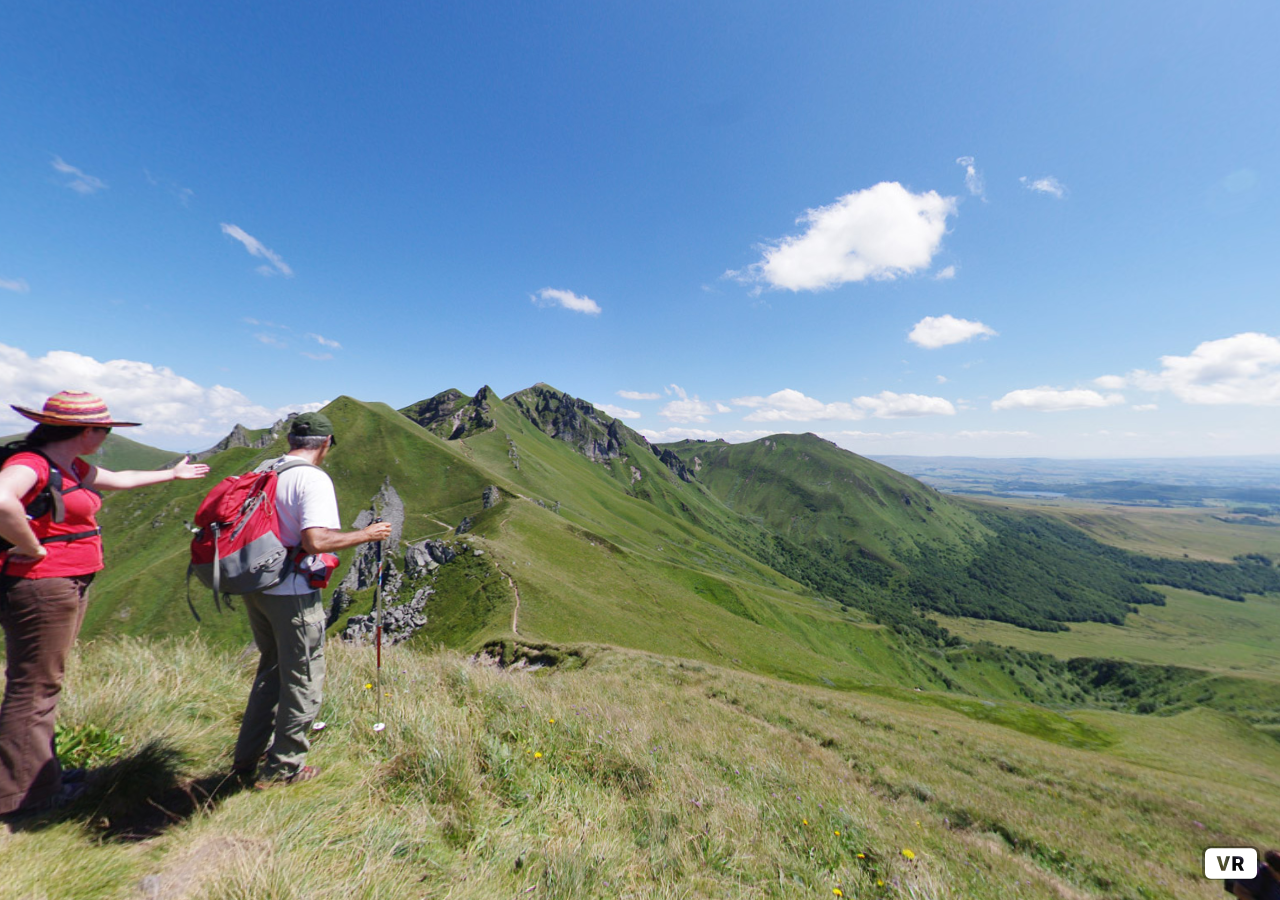
<file: sk-web-360-image/index.html>
<!DOCTYPE html>
<html>
  <head>
    <title>sk-web-360-image</title>

    <meta charset="utf-8">
    <meta name="apple-mobile-web-app-capable" content="yes">
  	<meta name="viewport" content="width=device-width, initial-scale=1.0, maximum-scale=1.0, user-scalable=no" />

    <script src="js/aframe.min.js"></script>
  </head>
  <body>
    <a-scene>
      <a-entity camera look-controls="reverseMouseDrag: true"></a-entity>
      <a-sky src="images/image360.jpg" rotation="0 -130 0"></a-sky>
    </a-scene>
  </body>
</html>
</file>
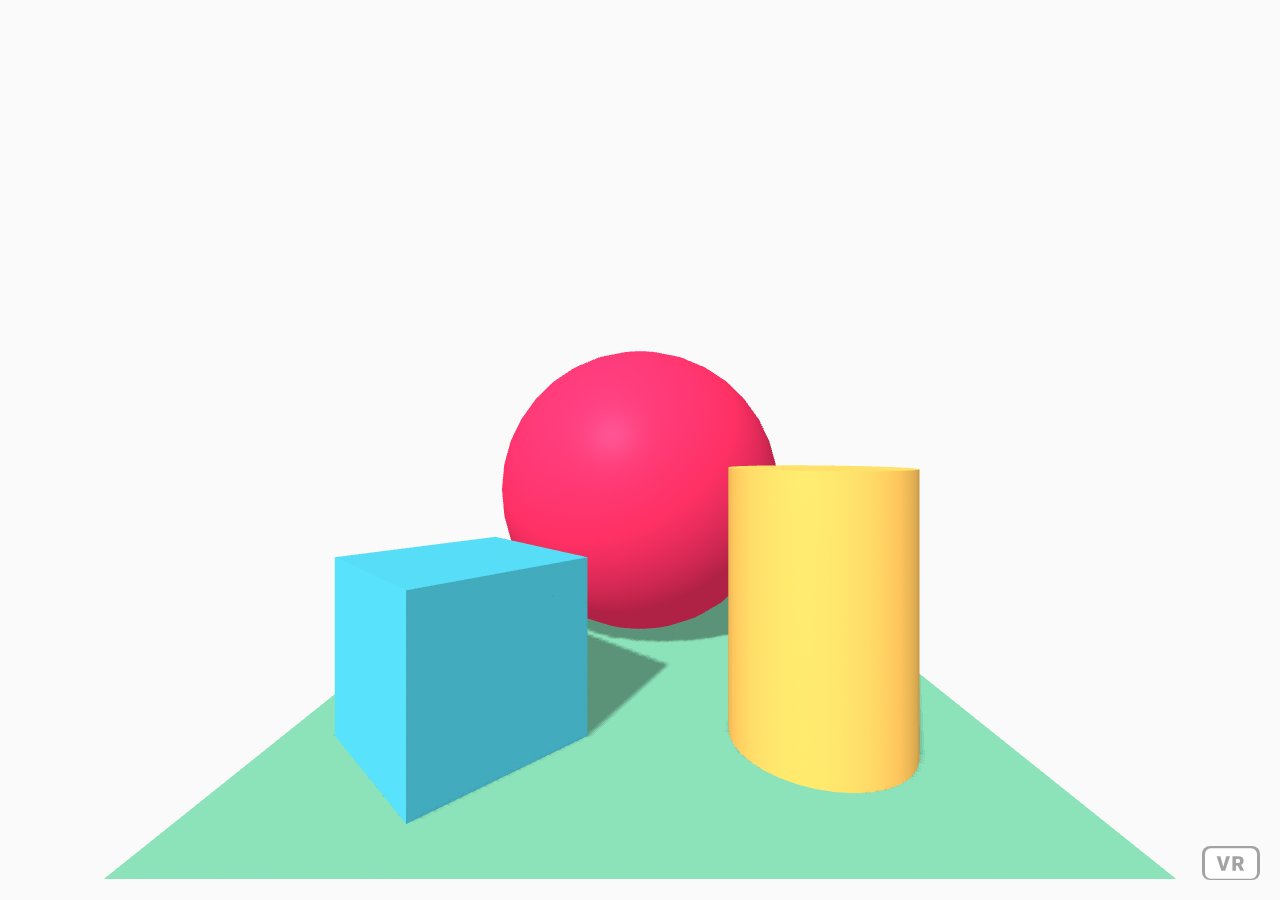
<file: sk-web-3D/index.html>
<!DOCTYPE html>
<html>
  <head>
    <title>sk-web-3D</title>

    <meta charset="utf-8">
    <meta name="apple-mobile-web-app-capable" content="yes">
  	<meta name="viewport" content="width=device-width, initial-scale=1.0, maximum-scale=1.0, user-scalable=no" />

    <script src="js/aframe.min.js"></script>
  </head>
  <body>
    <a-scene background="color: #FAFAFA">
      <a-box position="-1 0.5 -3" rotation="0 45 0" color="#4CC3D9" shadow></a-box>
      <a-sphere position="0 1.25 -5" radius="1.25" color="#EF2D5E" shadow></a-sphere>
      <a-cylinder position="1 0.75 -3" radius="0.5" height="1.5" color="#FFC65D" shadow></a-cylinder>
      <a-plane position="0 0 -4" rotation="-90 0 0" width="4" height="4" color="#7BC8A4" shadow></a-plane>
    </a-scene>
  </body>
</html>
</file>
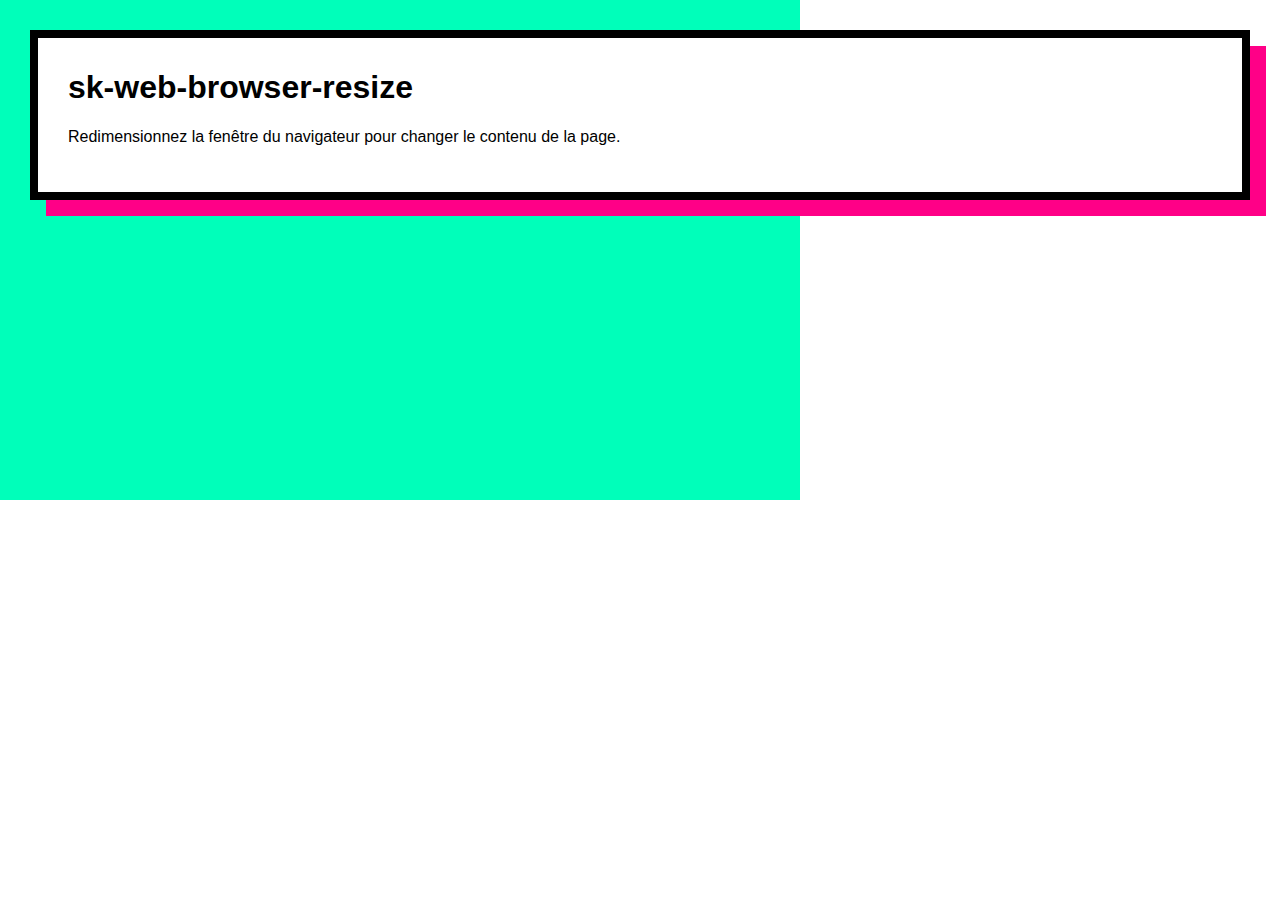
<file: sk-web-browser-resize/index.html>
<!DOCTYPE html>
<html class="no-js" lang="fr">
<head>
	<title>sk-web-browser-resize</title>

	<meta charset="utf-8">
	<meta name="viewport" content="width=device-width, initial-scale=1.0, maximum-scale=1.0, user-scalable=no" />
	<meta name="apple-mobile-web-app-capable" content="yes">

	<link rel="stylesheet" href="css/normalize.css" type="text/css">
	<link rel="stylesheet" href="css/style.css" type="text/css">

	<script type="text/javascript" src="js/jquery.min.js"></script>

	<script>
		$(function(){
			$(window).resize(function(){
				onResize();
			});

			onResize();

			function onResize() {

				let width = $(window).width();
				let height = $(window).height();

				if (width < 1000) {
					$('body').addClass('class1');
				} else {
					$('body').removeClass('class1');
				}

				if (width < 800 && height < 500) {
					$('#item').addClass('class2');
				} else {
					$('#item').removeClass('class2');
				}

			}
		});
	</script>
</head>
<body>

	<header id="header">
		<h1>sk-web-browser-resize</h1>
		<p>Redimensionnez la fenêtre du navigateur pour changer le contenu de la page.</p>
	</header>

	<div id="item"></div>

</body>
</html>
</file>
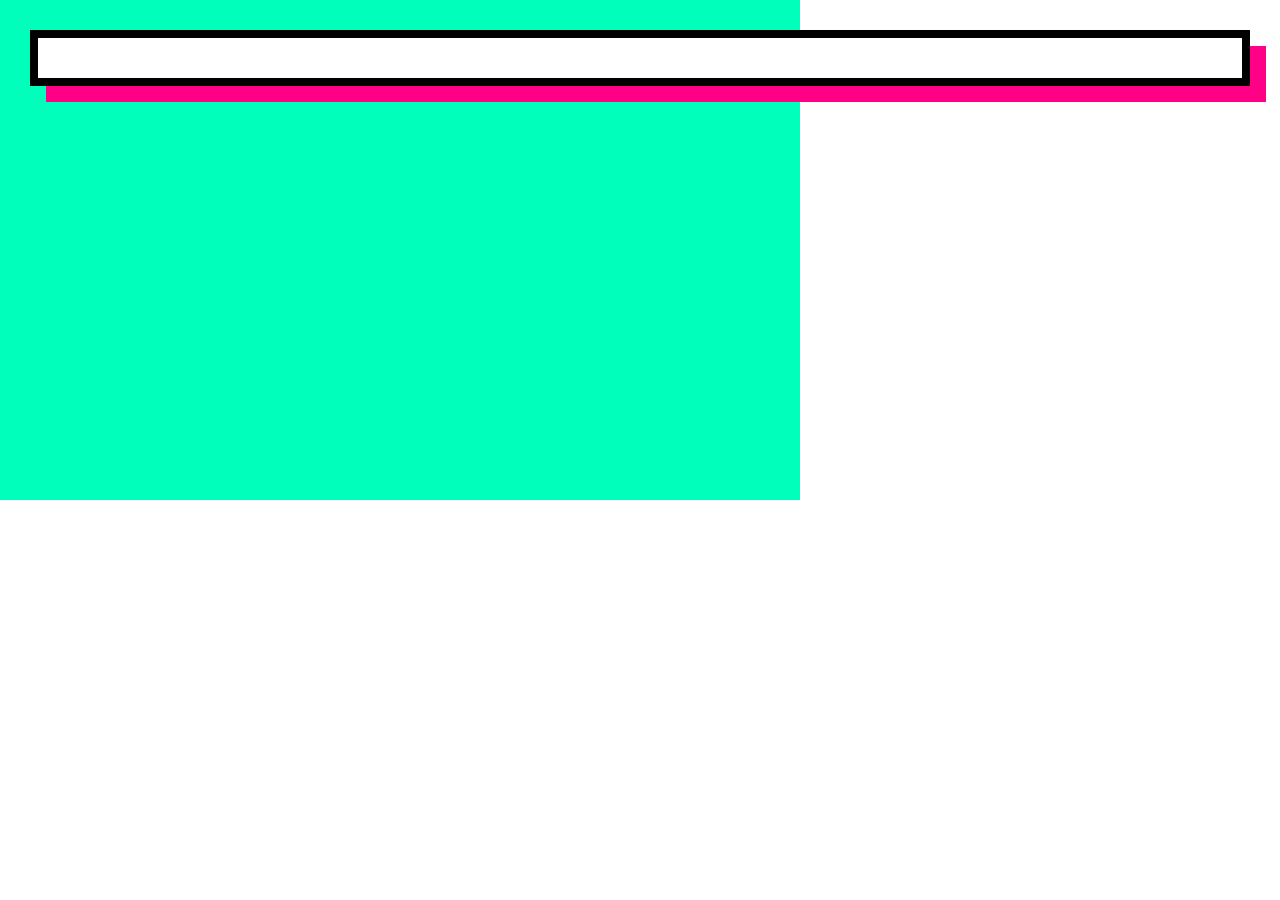
<file: sk-web-device-orientation/index.html>
<!DOCTYPE html>
<html class="no-js" lang="fr">
<head>
	<title>sk-web-device-orientation</title>

	<meta charset="utf-8">
	<meta name="viewport" content="width=device-width, initial-scale=1.0, maximum-scale=1.0, user-scalable=no" />
	<meta name="apple-mobile-web-app-capable" content="yes">

	<link rel="stylesheet" href="css/normalize.css" type="text/css">
	<link rel="stylesheet" href="css/style.css" type="text/css">

	<script type="text/javascript" src="js/jquery.min.js"></script>

	<script>
		$(function(){
			function handleOrientation(event) {
				// Pour comprendre les variables :
				// https://developer.mozilla.org/en-US/docs/Web/Guide/Events/Orientation_and_motion_data_explained
			  var x = event.beta;  // In degree in the range [-180,180]
			  var y = event.gamma; // In degree in the range [-90,90]
			  var z = event.alpha; // In degree in the range [-90,90]

				var absolute = event.absolute;

				$('#header').text(x, y, z, absolute);
			}

			window.addEventListener('deviceorientation', handleOrientation);
		});
	</script>
</head>
<body>

	<header id="header">
		<h1>sk-web-browser-resize</h1>
		<p>Redimensionnez la fenêtre du navigateur pour changer le contenu de la page.</p>
	</header>

	<div id="item"></div>

</body>
</html>
</file>
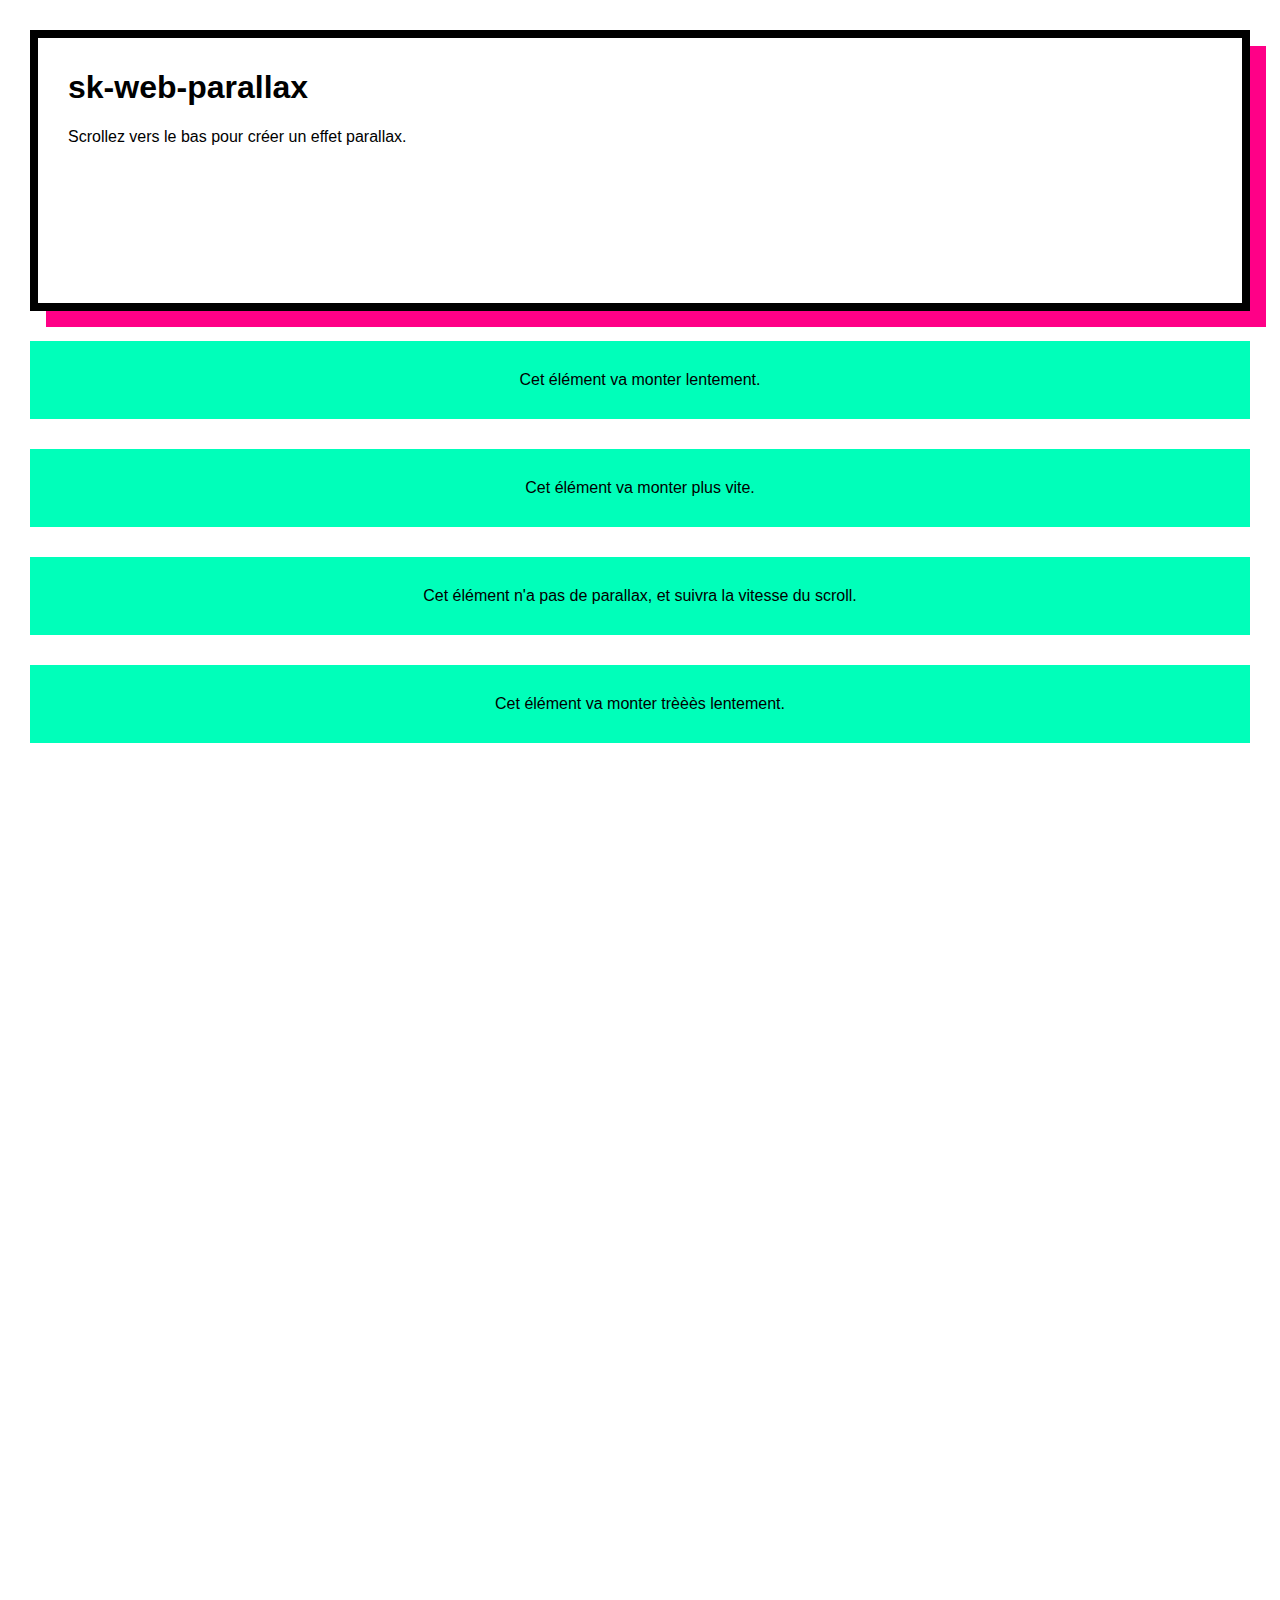
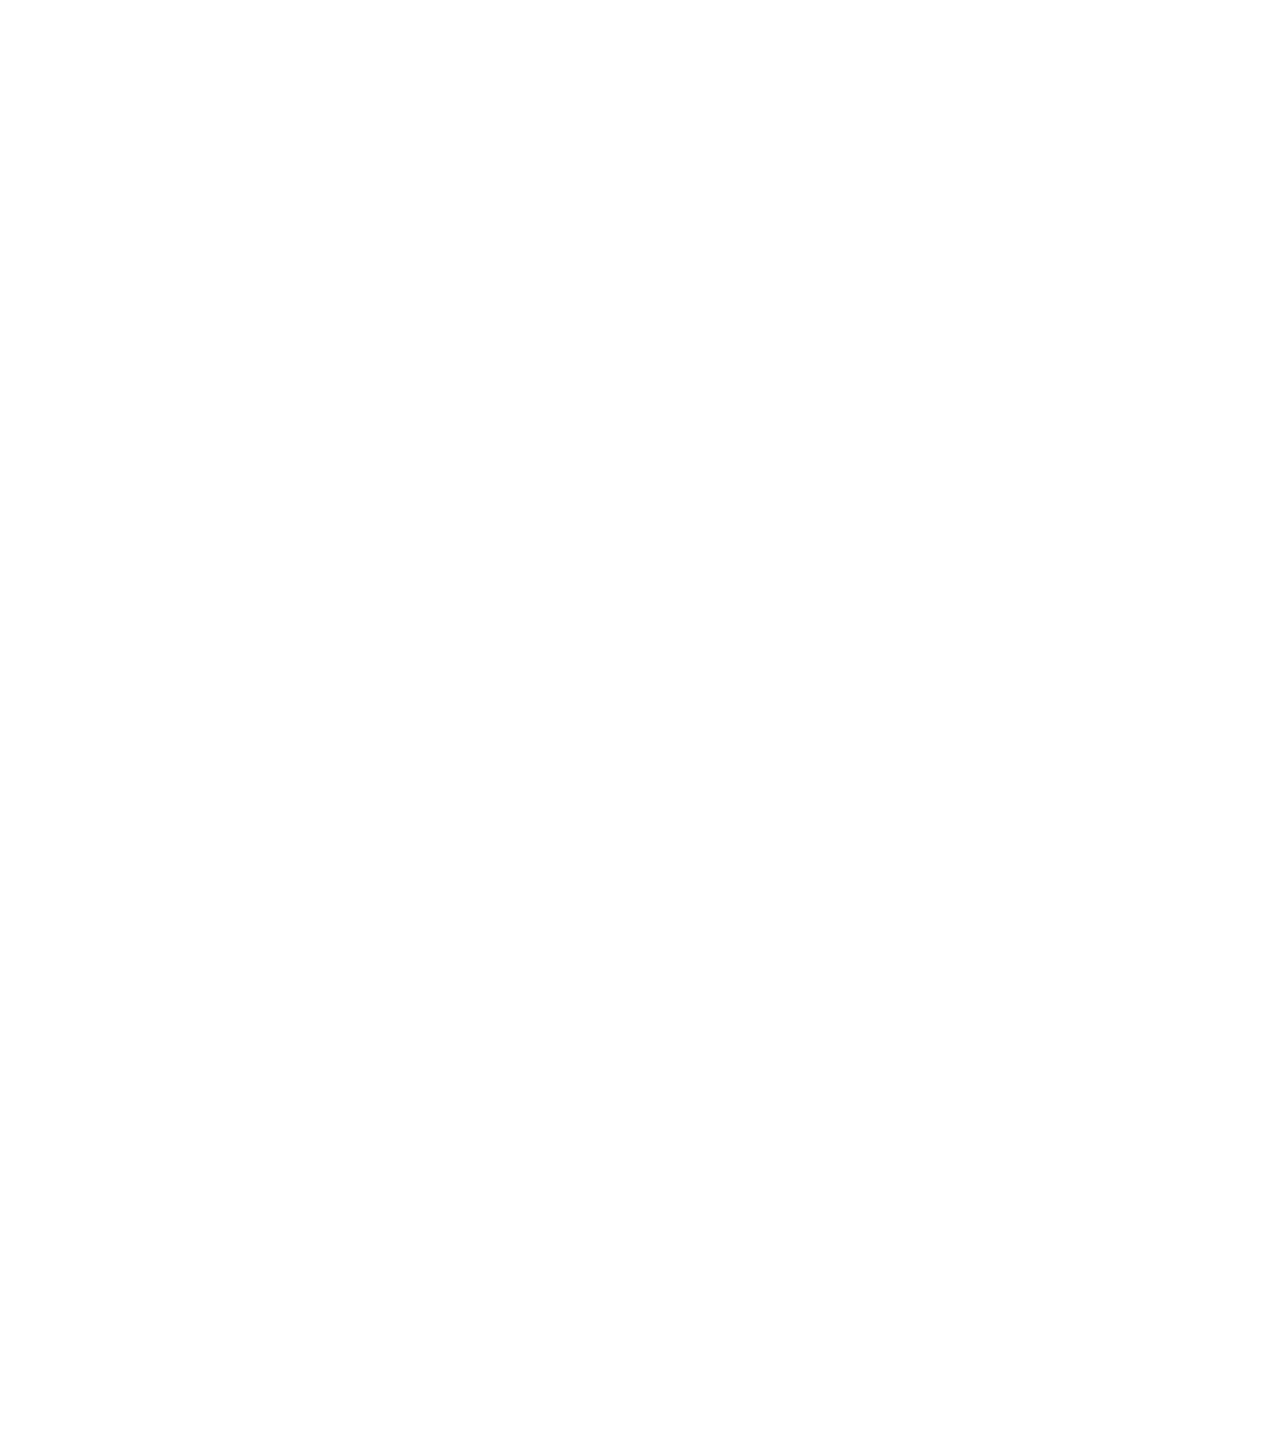
<file: sk-web-parallax/index.html>
<!DOCTYPE html>
<html class="no-js" lang="fr">
<head>
	<title>sk-web-parallax</title>

	<meta charset="utf-8">
	<meta name="viewport" content="width=device-width, initial-scale=1.0, maximum-scale=1.0, user-scalable=no" />
	<meta name="apple-mobile-web-app-capable" content="yes">

	<link rel="stylesheet" href="css/normalize.css" type="text/css">
	<link rel="stylesheet" href="css/style.css" type="text/css">

	<script type="text/javascript" src="js/jquery.min.js"></script>
	<script type="text/javascript" src="js/rellax.min.js"></script>

	<script>
		$(function(){
			var parallax = new Rellax('.parallax');
		});
	</script>
</head>
<body>

	<header id="header">
		<h1>sk-web-parallax</h1>
		<p>Scrollez vers le bas pour créer un effet parallax.</p>
	</header>

	<div class="item parallax">
		Cet élément va monter lentement.
	</div>

	<div class="item parallax" data-rellax-speed="7">
		Cet élément va monter plus vite.
	</div>

	<div class="item">
		Cet élément n'a pas de parallax, et suivra la vitesse du scroll.
	</div>

	<div class="item parallax" data-rellax-speed="-4">
		Cet élément va monter trèèès lentement.
	</div>

</body>
</html>
</file>
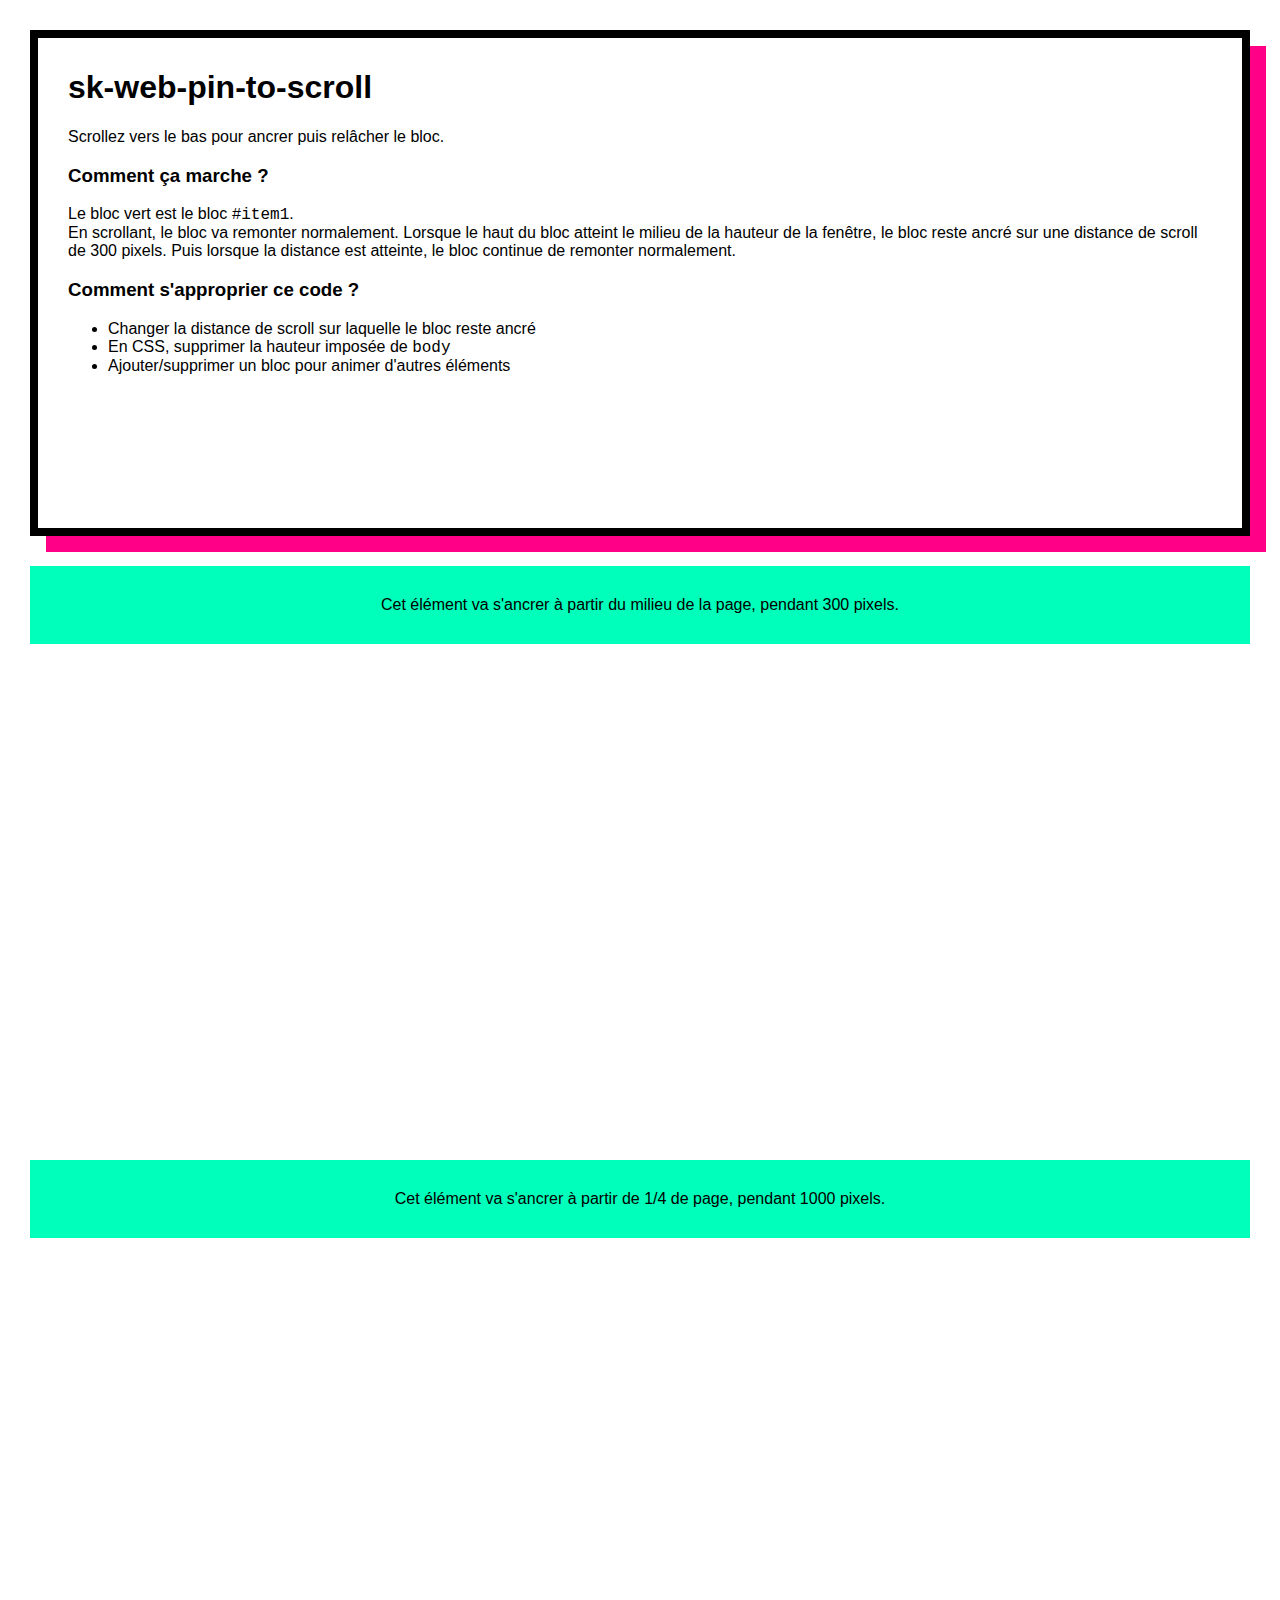
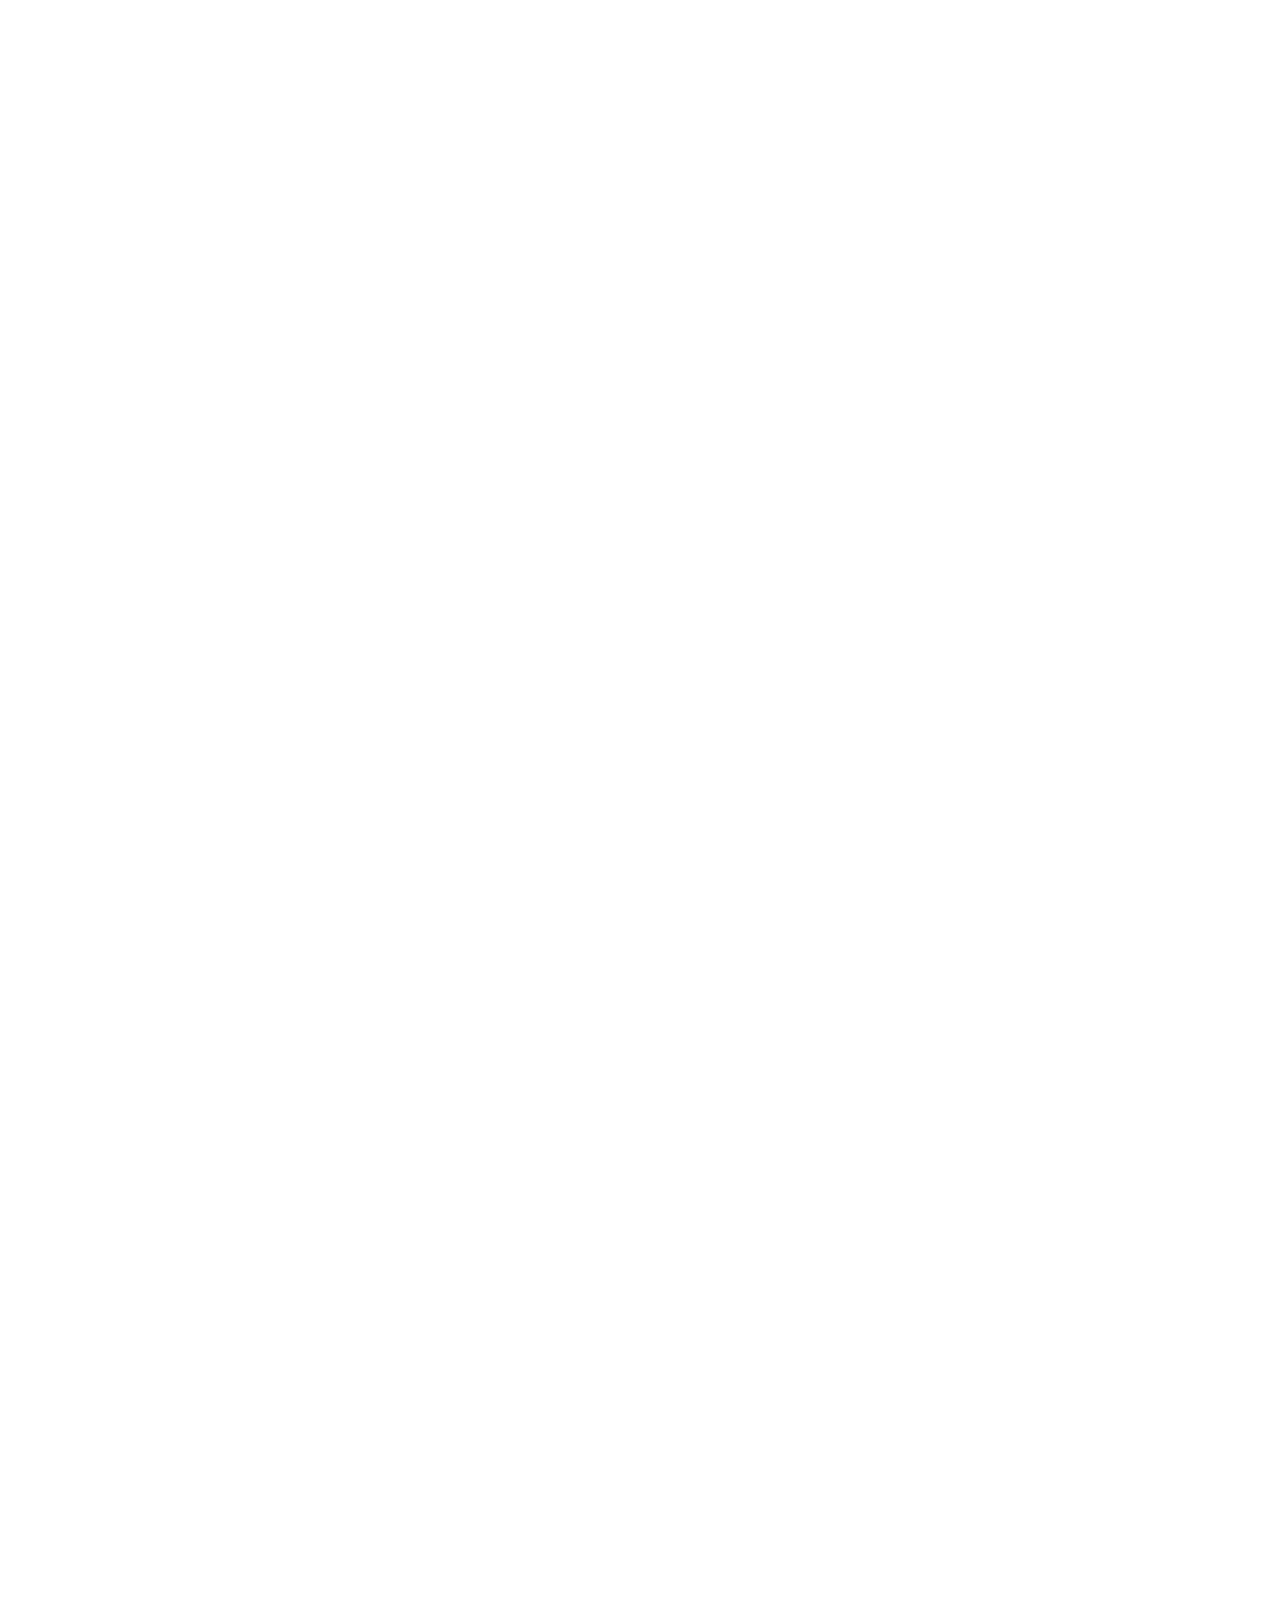
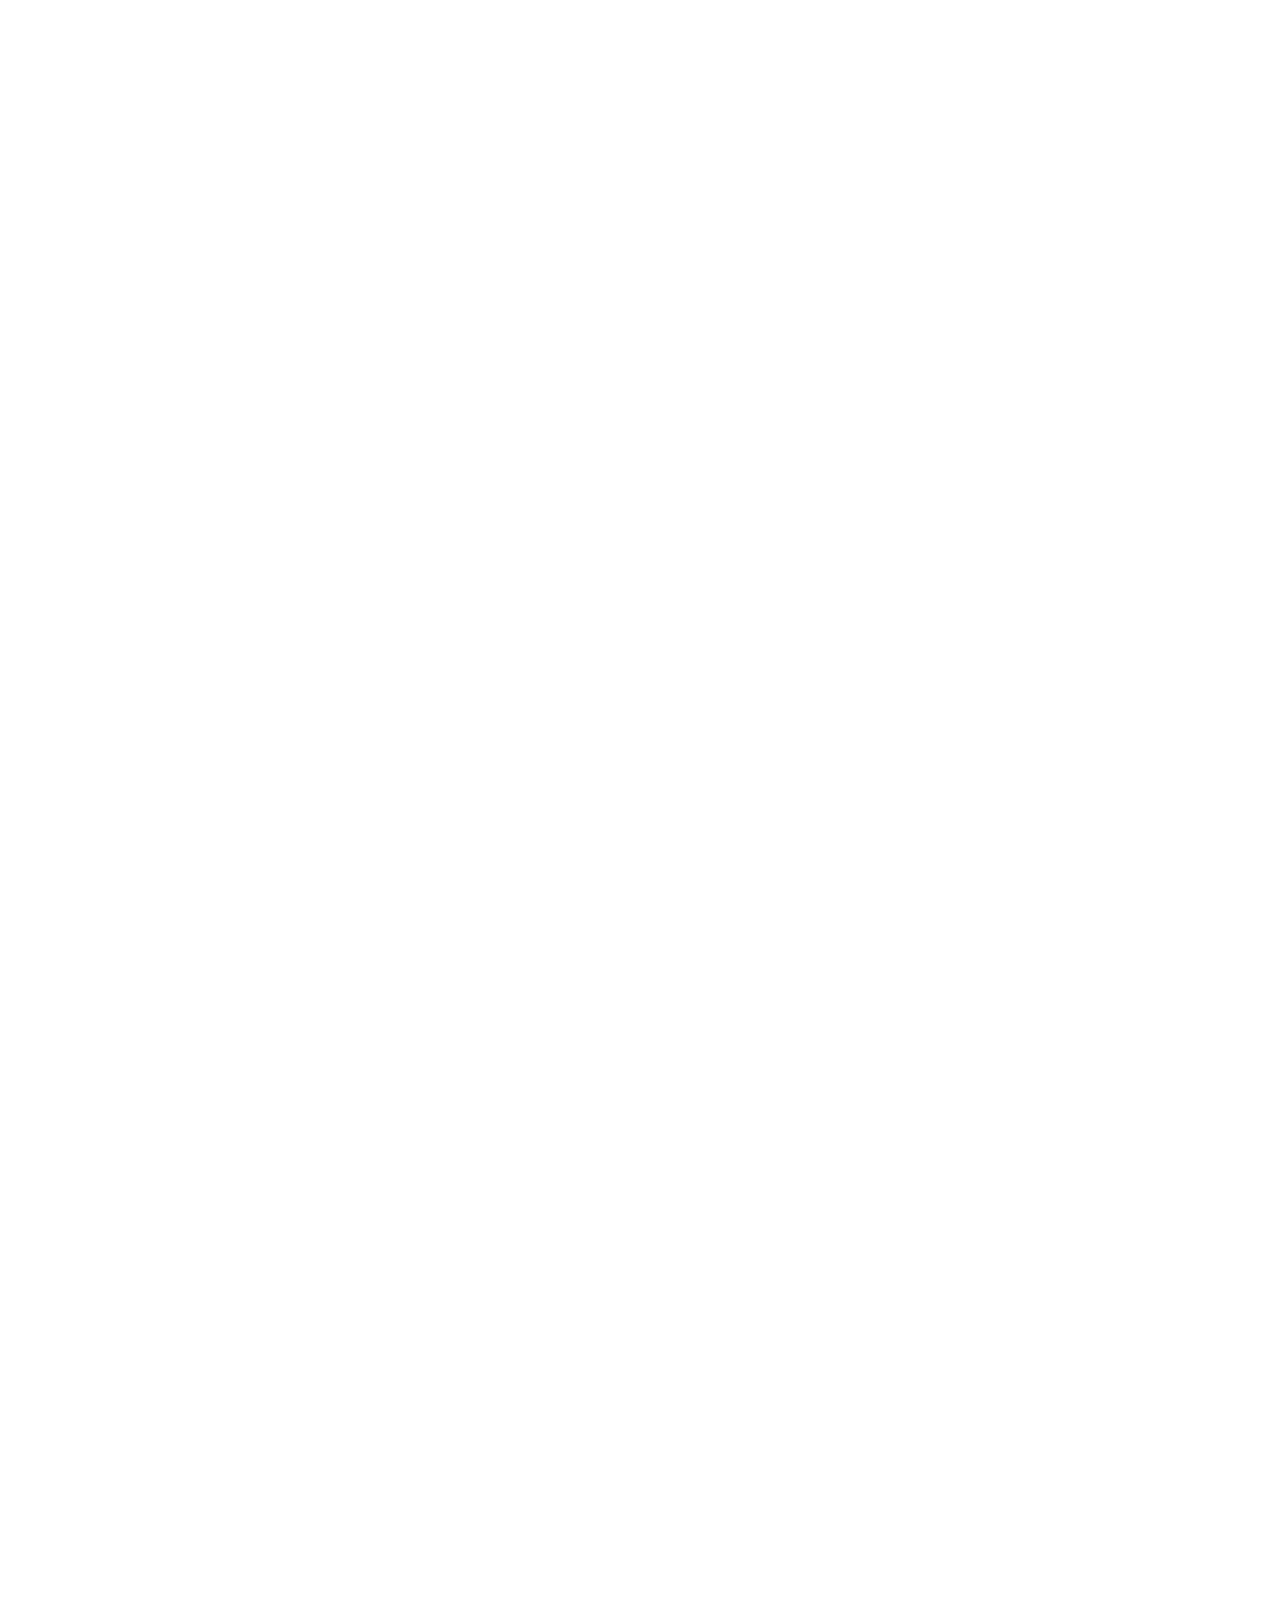
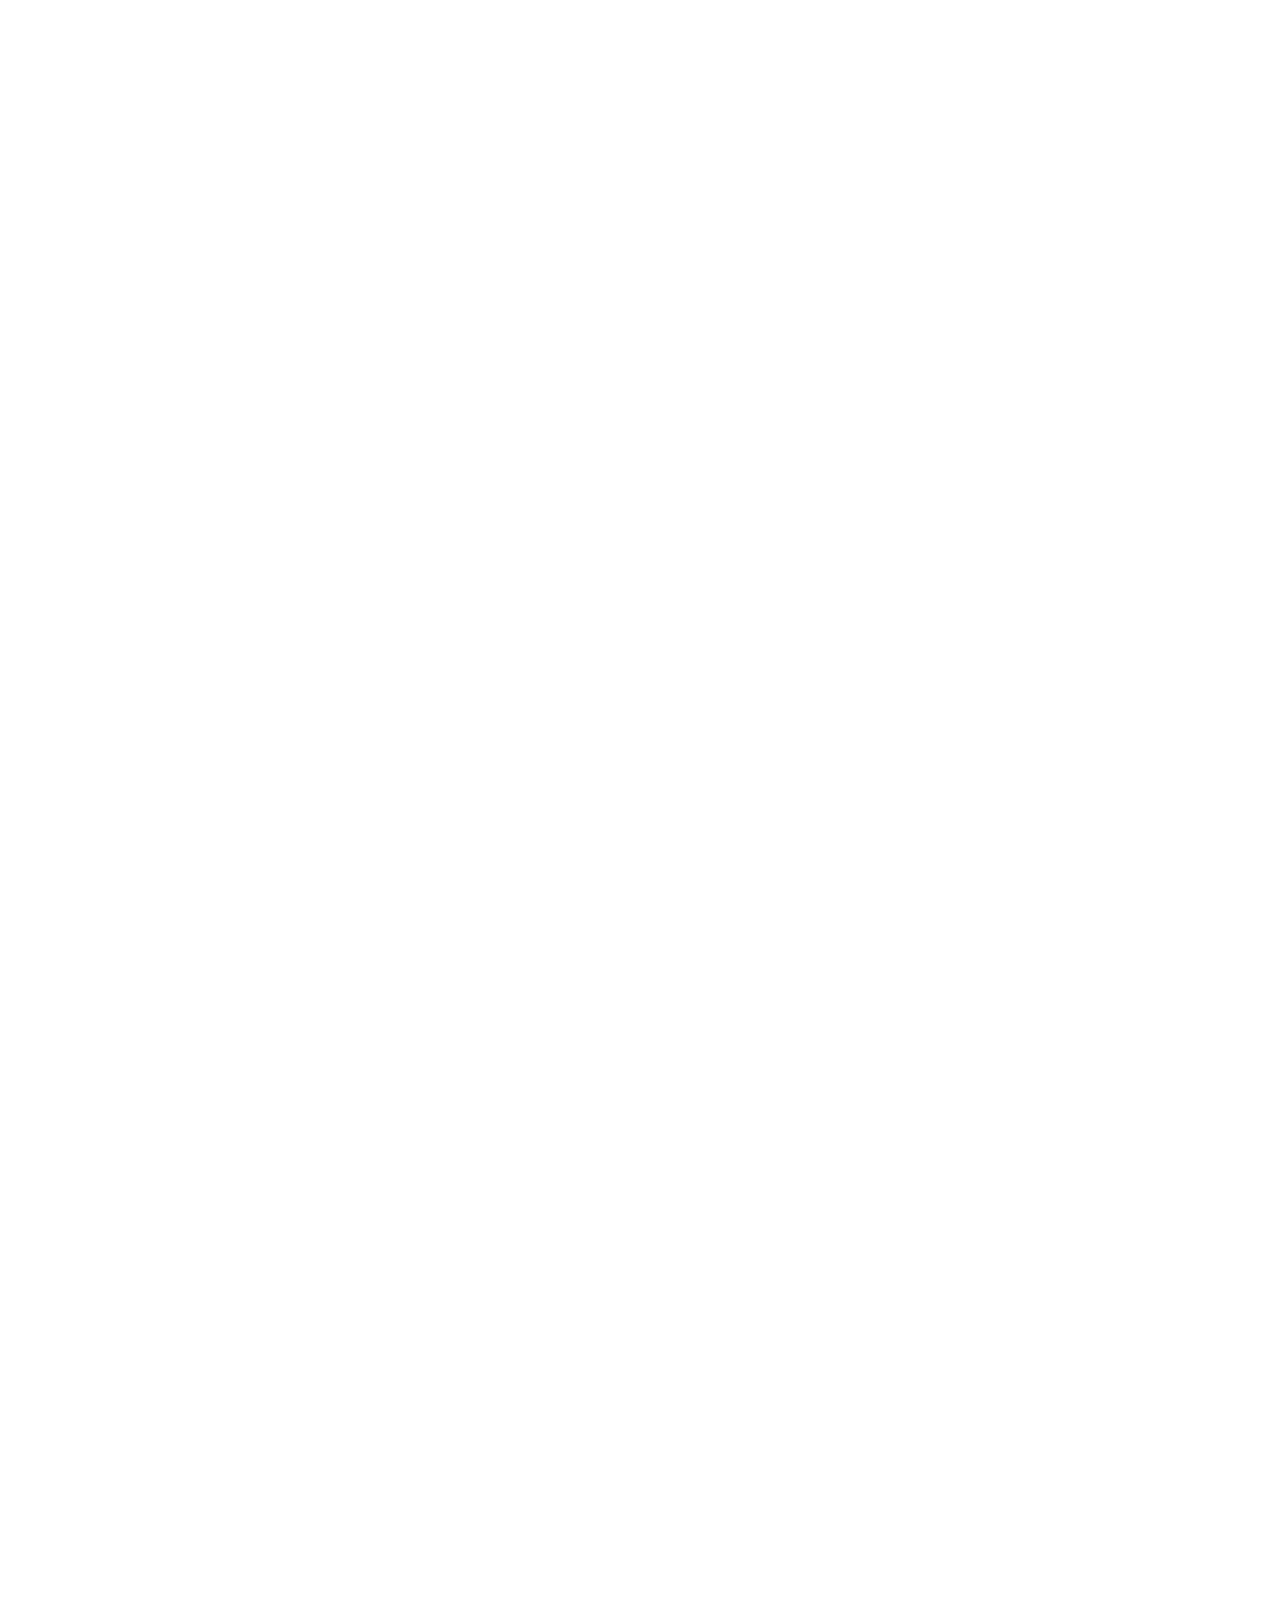
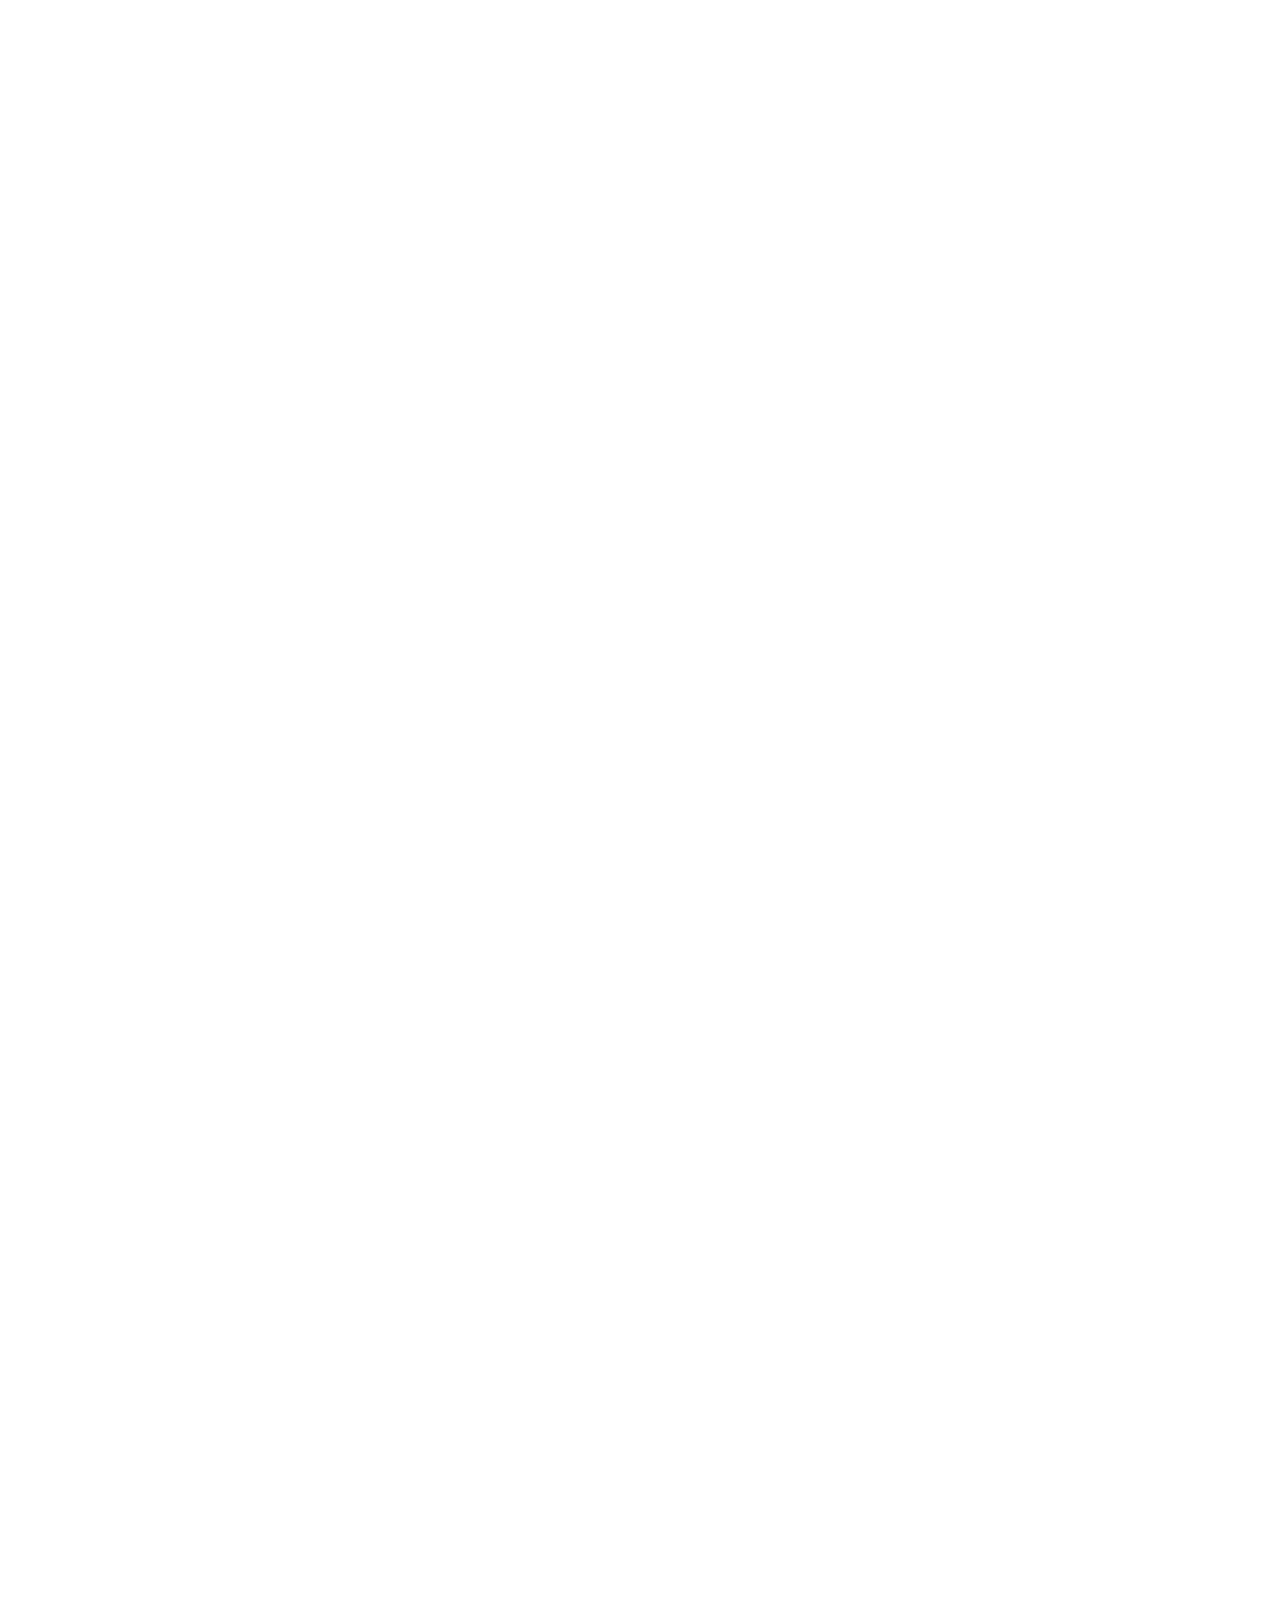
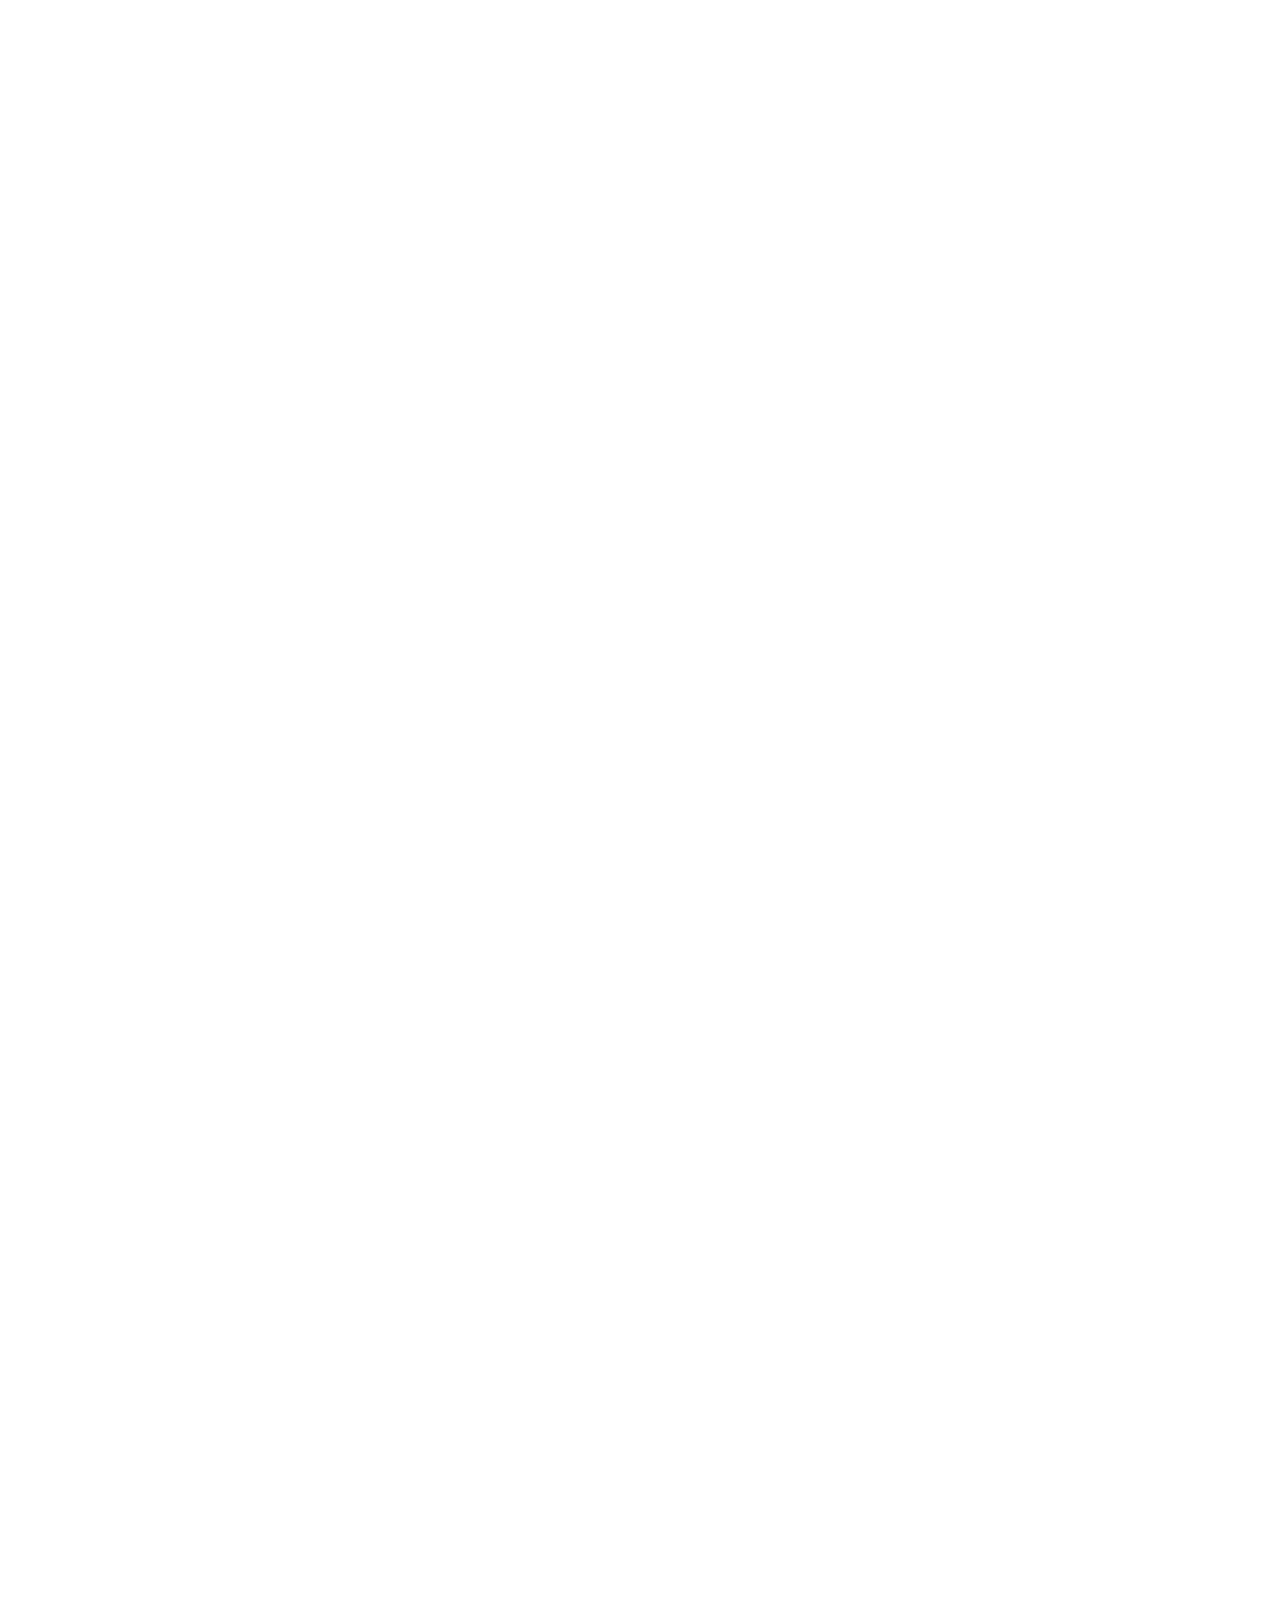
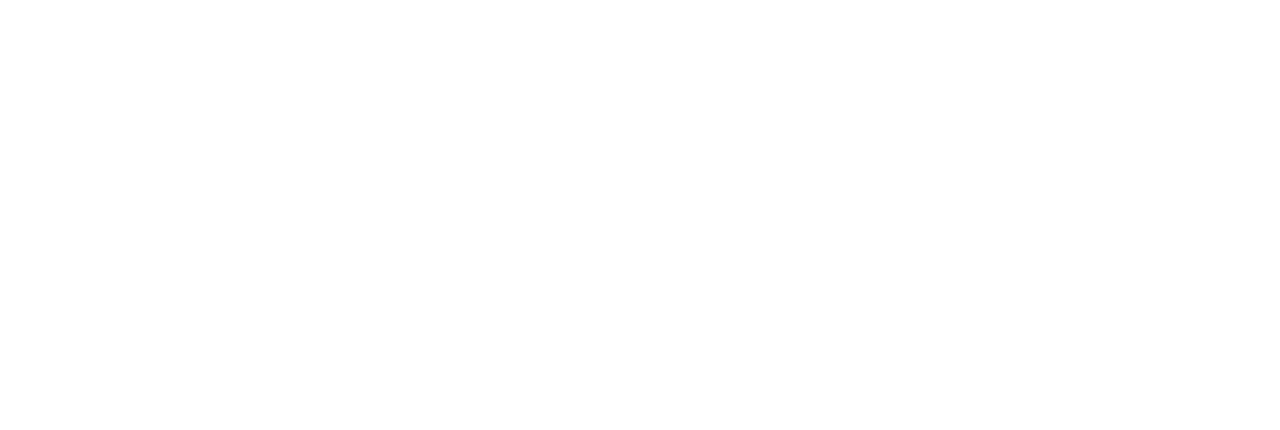
<file: sk-web-pin-to-scroll/index.html>
<!DOCTYPE html>
<html class="no-js" lang="fr">
<head>
	<title>sk-web-pin-to-scroll</title>

	<meta charset="utf-8">
	<meta name="viewport" content="width=device-width, initial-scale=1.0, maximum-scale=1.0, user-scalable=no" />
	<meta name="apple-mobile-web-app-capable" content="yes">

	<link rel="stylesheet" href="css/normalize.css" type="text/css">
	<link rel="stylesheet" href="css/style.css" type="text/css">

	<script type="text/javascript" src="js/jquery.min.js"></script>
	<script type="text/javascript" src="js/ScrollMagic.min.js"></script>

	<script type="text/javascript">
		var controller = new ScrollMagic.Controller();
	</script>
</head>
<body>

	<header id="header">
		<h1>sk-web-pin-to-scroll</h1>
		<p>Scrollez vers le bas pour ancrer puis relâcher le bloc.</p>
		<h3>Comment ça marche ?</h3>
		<p>
			Le bloc vert est le bloc <code>#item1</code>.<br>
			En scrollant, le bloc va remonter normalement. Lorsque le haut du bloc atteint le milieu de la hauteur de la fenêtre, le bloc reste ancré sur une distance de scroll de 300 pixels. Puis lorsque la distance est atteinte, le bloc continue de remonter normalement.
		</p>
		<h3>Comment s'approprier ce code ?</h3>
		<p>
			<ul>
				<li>Changer la distance de scroll sur laquelle le bloc reste ancré</li>
				<li>En CSS, supprimer la hauteur imposée de <code>body</code></li>
				<li>Ajouter/supprimer un bloc pour animer d'autres éléments</li>
			</ul>
		</p>
	</header>



	<div class="item" id="item1">
		Cet élément va s'ancrer à partir du milieu de la page, pendant 300 pixels.
	</div>

	<script>
		$(function() {
			var scene = new ScrollMagic.Scene({
				triggerHook: 0.5, // La position du trigger, entre 0 (tout en haut) et 1 (tout en bas), 0.5 est au milieu
				triggerElement: "#item1", // Le sélecteur de votre élément
				duration: 300 // La distance sur laquelle l'élément reste ancré
			})
			.setPin("#item1") // Le sélecteur de votre élément
			.addTo(controller);
		});
	</script>


	<br>
	<br>
	<br>
	<br>
	<br>
	<br>
	<br>
	<br>
	<br>
	<br>
	<br>
	<br>


	<div class="item" id="item2">
		Cet élément va s'ancrer à partir de 1/4 de page, pendant 1000 pixels.
	</div>

	<script>
		$(function() {
			var scene = new ScrollMagic.Scene({
				triggerHook: 0.25, // Ici, le trigger est à un quart de la hauteur de la page
				triggerElement: "#item2", // On sélectionne l'élément concerné
				duration: 1000 // Ici, la distance est de 1000 pixels
			})
			.setPin("#item2") // On sélectionne l'élément concerné
			.addTo(controller);
		});
	</script>




</body>
</html>
</file>
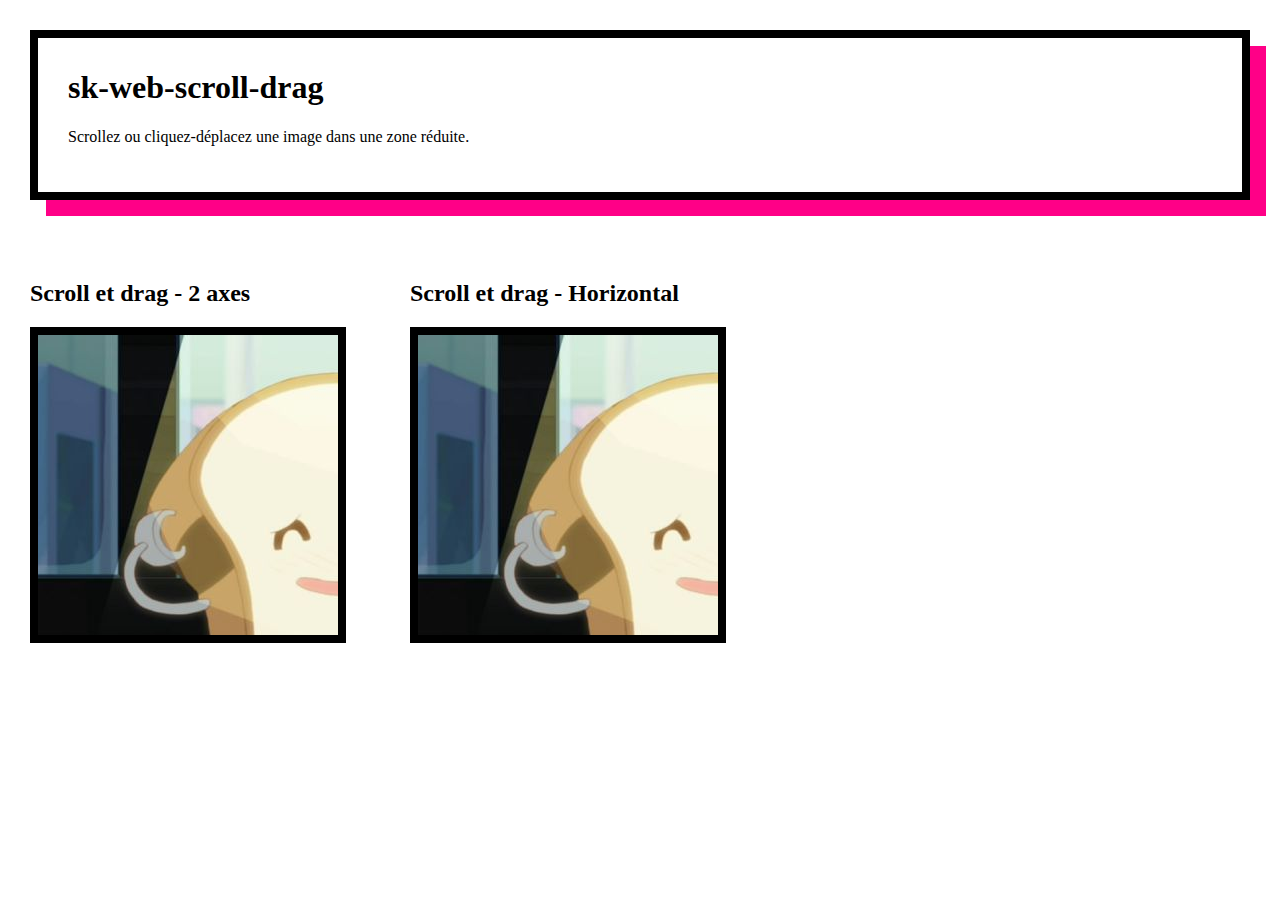
<file: sk-web-scroll-drag/index.html>
<!doctype html>
<html lang="fr">
<head>
  <meta charset="utf-8">
  <title>sk-web-scroll-drag</title>
  <meta name="viewport" content="width=device-width, initial-scale=1.0, maximum-scale=1.0, user-scalable=no" />

  <link rel="stylesheet" href="css/normalize.css">
  <link rel="stylesheet" href="css/css.css">
</head>


<body>

  <header id="header">
    <h1>sk-web-scroll-drag</h1>
    <p>Scrollez ou cliquez-déplacez une image dans une zone réduite.</p>
  </header>

  <div class="item scroll">
    <h2>Scroll et drag - 2 axes</h2>
    <div class="wrapper">
      <div class="inner"><img src="images/image.jpg"></div>
    </div>
  </div>

  <div class="item xonly">
    <h2>Scroll et drag - Horizontal</h2>
    <div class="wrapper">
      <div class="inner"><img src="images/image.jpg"></div>
    </div>
  </div>
  

  <script type="text/javascript">
    window.onload = function() {

      /* Scroll */

      var scrollElScroll = document.querySelector(".item.scroll .inner");
      var scr = new ScrollBooster({
        viewport: document.querySelector(".item.scroll .wrapper"),
        emulateScroll: true,
        // bounce: false, // Pour éviter l'effet élastique
        onUpdate: function(data) {
          scrollElScroll.style.transform =
            "translate(" + -data.position.x + "px, " + -data.position.y + "px)";
        }
      });

      /* X only */

      var scrollElXOnly = document.querySelector(".xonly .inner");
      var src = new ScrollBooster({
        viewport: document.querySelector(".xonly .wrapper"),
        emulateScroll: true,
        direction: "horizontal",
        // bounce: false, // Pour éviter l'effet élastique au drag
        onUpdate: function(data) {
          scrollElXOnly.style.transform =
            "translate(" + -data.position.x + "px, " + -data.position.y + "px)";
        }
      });
    }
  </script>


  <script src="js/scrollbooster.min.js"></script>
</body>
</html>
</file>
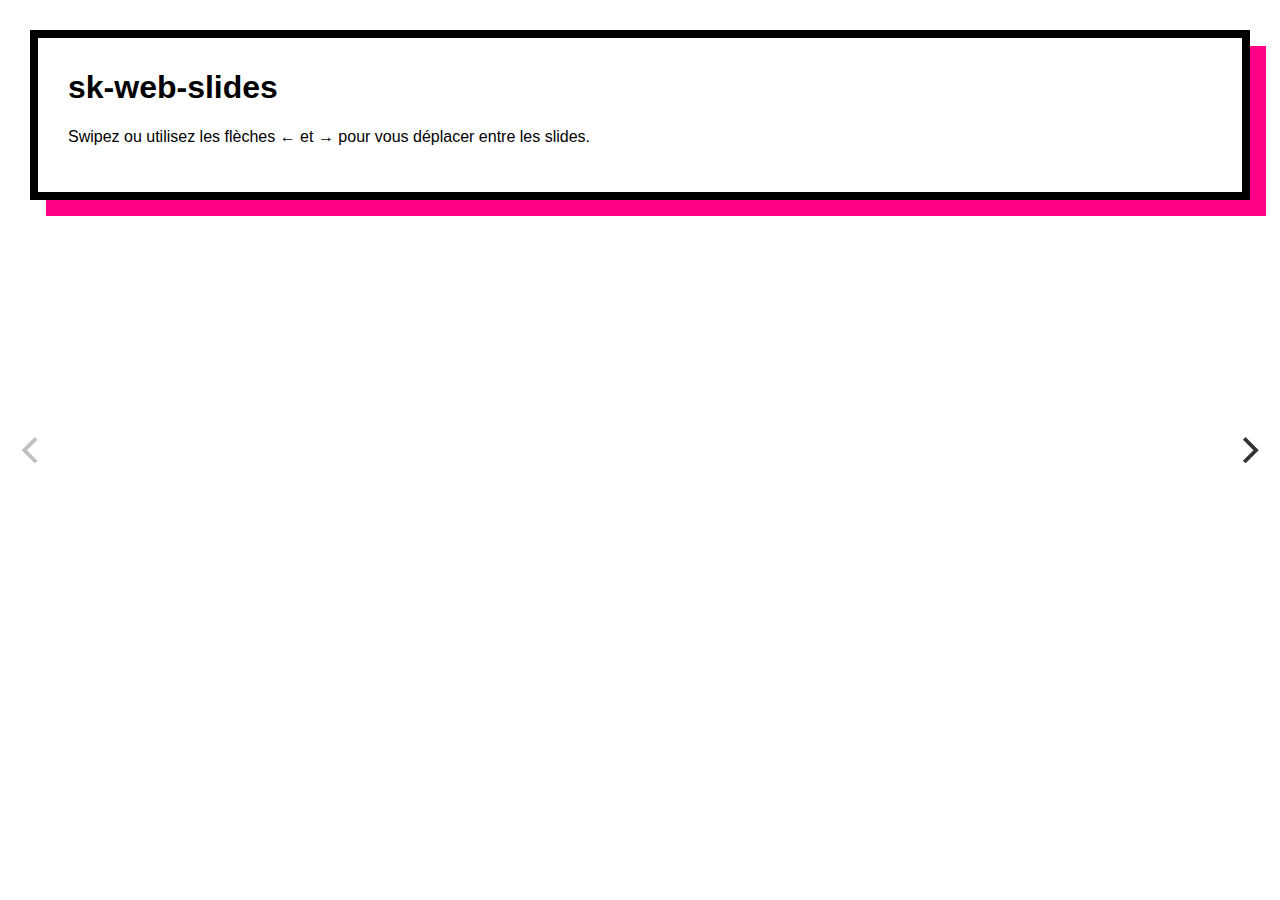
<file: sk-web-slides/index.html>
<!DOCTYPE html>
<html class="no-js" lang="fr">
<head>
	<title>sk-web-slides</title>

	<meta charset="utf-8">
	<meta name="viewport" content="width=device-width, initial-scale=1.0, maximum-scale=1.0, user-scalable=no" />
	<meta name="apple-mobile-web-app-capable" content="yes">

	<link rel="stylesheet" href="css/normalize.css" type="text/css">
	<link rel="stylesheet" href="css/flickity.min.css" type="text/css">
	<link rel="stylesheet" href="css/style.css" type="text/css">

	<script type="text/javascript" src="js/jquery.min.js"></script>
	<script type="text/javascript" src="js/flickity.pkgd.min.js"></script>

	<script>
		$(function(){
			$('.main-carousel').flickity({
			  cellAlign: 'left',
			  contain: true,
  			pageDots: false
			});
		});
	</script>
</head>
<body>



	<div class="main-carousel">
	  <div class="carousel-cell">
			<header id="header">
				<h1>sk-web-slides</h1>
				<p>Swipez ou utilisez les flèches ← et → pour vous déplacer entre les slides.</p>
			</header>
		</div>

	  <div class="carousel-cell">
			Slide 2
		</div>

	  <div class="carousel-cell">
			Slide 3
		</div>
	</div>

</body>
</html>
</file>
<file: sk-web-browser-resize/css/style.css>
* { box-sizing: border-box; }

/*
  = = = = = = = = = =
  Vous pouvez supprimer la suite du code
*/

body.class1 {
  background: #ccc;
}

#item {
  width:800px;
  height:500px;
  position:absolute;
  top:0;
  left:0;
  background:#00ffba;
  z-index:-1;
}

#item.class2 {
  background:#221111;
}

#header {
  margin:30px;
  padding: 10px 30px 30px 30px;
  border: solid 8px black;
  background:white;
  box-shadow: 16px 16px 0 #ff0087;
}
</file>
<file: sk-web-device-orientation/css/style.css>
* { box-sizing: border-box; }

/*
  = = = = = = = = = =
  Vous pouvez supprimer la suite du code
*/

body.class1 {
  background: #ccc;
}

#item {
  width:800px;
  height:500px;
  position:absolute;
  top:0;
  left:0;
  background:#00ffba;
  z-index:-1;
}

#item.class2 {
  background:#221111;
}

#header {
  margin:30px;
  padding: 10px 30px 30px 30px;
  border: solid 8px black;
  background:white;
  box-shadow: 16px 16px 0 #ff0087;
}
</file>
<file: sk-web-parallax/css/style.css>
.item {
  background:#00ffba;
  padding:30px;
  margin:0 30px 30px;
  text-align:center;
}

/*
  = = = = = = = = = =
  Vous pouvez supprimer la suite du code
*/

body {
  height:3000px;
}

#header {
  height:25vh;
  padding: 10px 30px 30px 30px;
  margin: 30px;
  border: solid 8px black;
  box-shadow: 16px 16px 0 #ff0087;
}
</file>
<file: sk-web-pin-to-scroll/css/style.css>
.item {
  background:#00ffba;
  padding:30px;
  margin:0 30px;
  text-align:center;
}

/*
  = = = = = = = = = =
  Vous pouvez supprimer la suite du code
*/

body {
  height:10000px;
}

#header {
  height: 50vh;
  padding: 10px 30px 30px 30px;
  margin: 30px;
  border: solid 8px black;
  box-shadow: 16px 16px 0 #ff0087;
}
</file>
<file: sk-web-scroll-drag/css/css.css>
.item {
  display:inline-block;
  margin:30px;
}

.wrapper {
  overflow: hidden;
  width: 100%;
  max-width:300px;
  height: 300px;
  margin:0 auto 20px;
  border:solid 8px black;
}

/*
  = = = = = = = = = =
  Vous pouvez supprimer la suite du code
*/

#header {
  margin:30px;
  padding: 10px 30px 30px 30px;
  border: solid 8px black;
  background:white;
  box-shadow: 16px 16px 0 #ff0087;
}
</file>
<file: sk-web-slides/css/style.css>
* { box-sizing: border-box; }

.main-carousel {
  width:100vw;
  height:100vh;
}

.carousel-cell {
  width:100%;
  height:100%;
  padding:30px;
}

/*
  = = = = = = = = = =
  Vous pouvez supprimer la suite du code
*/

.carousel-cell:nth-child(2) { background: #ff0087; }

#header {
  padding: 10px 30px 30px 30px;
  border: solid 8px black;
  box-shadow: 16px 16px 0 #ff0087;
}
</file>
